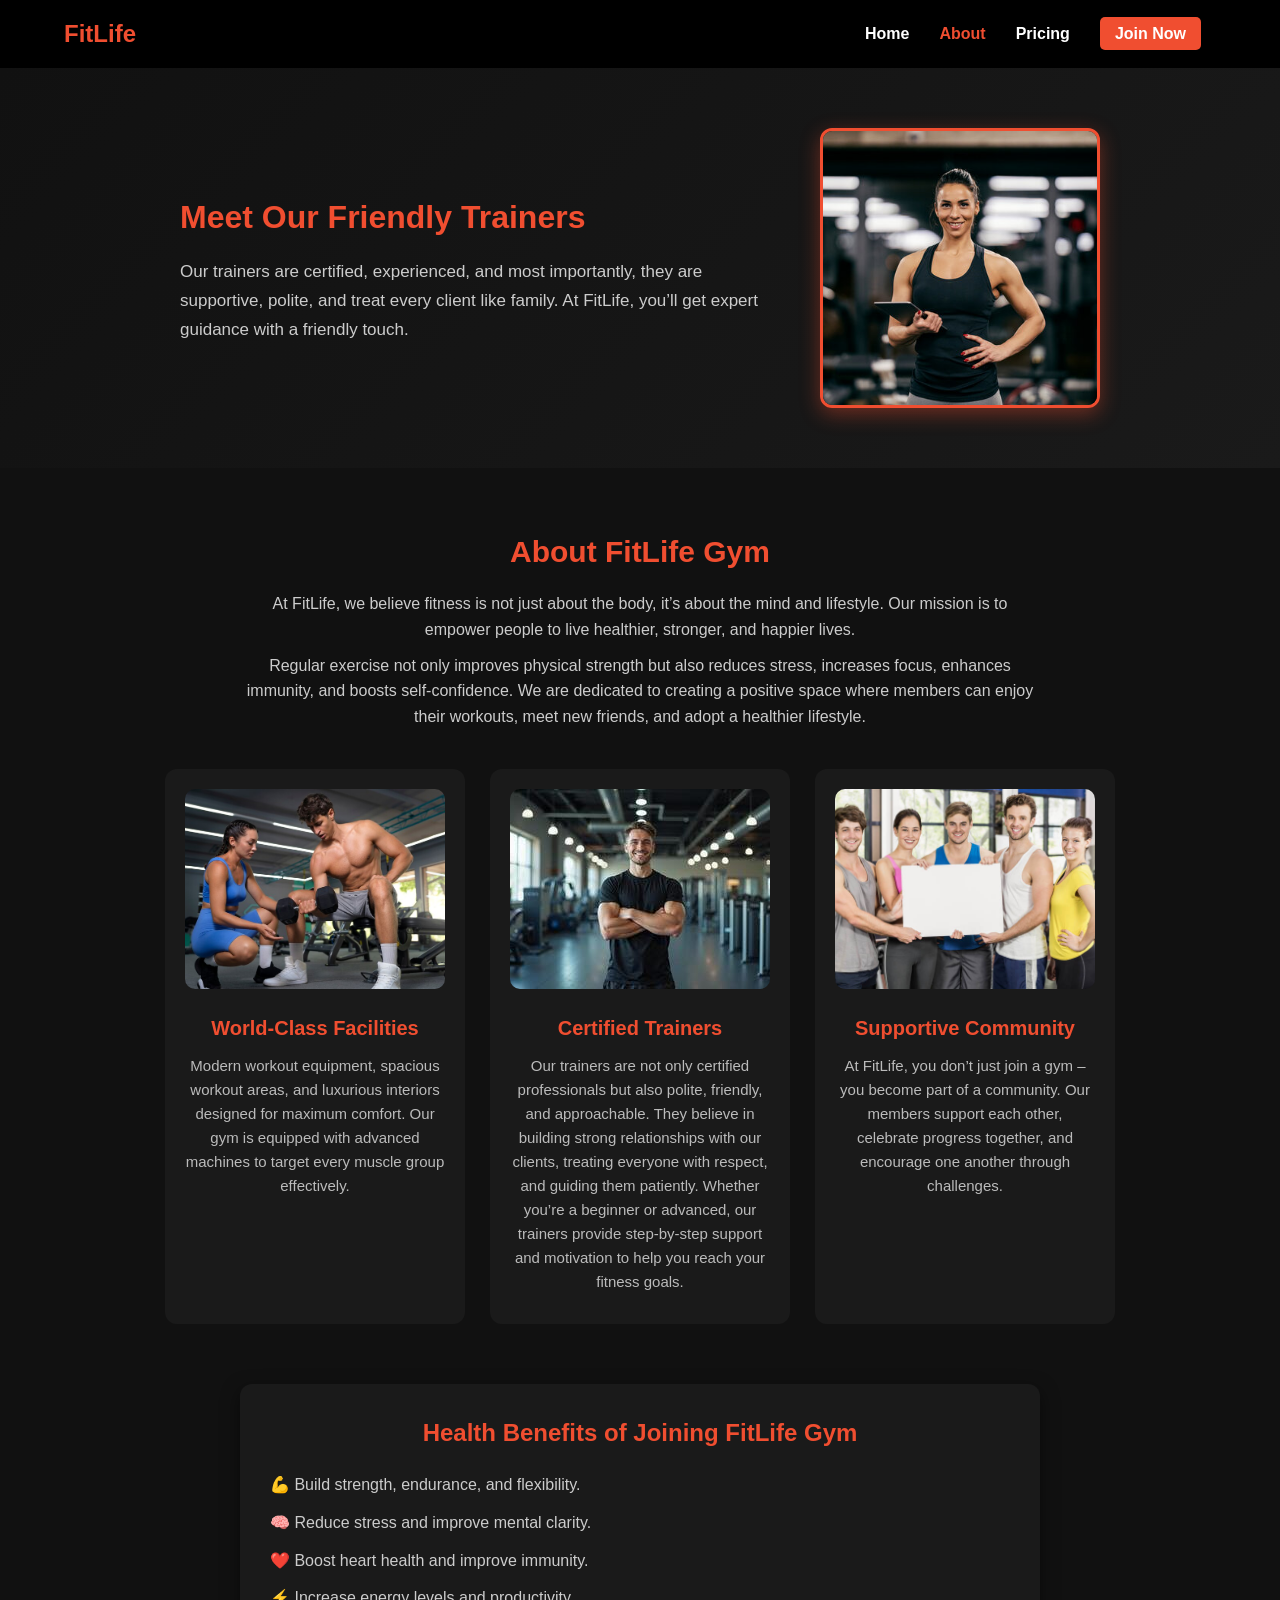
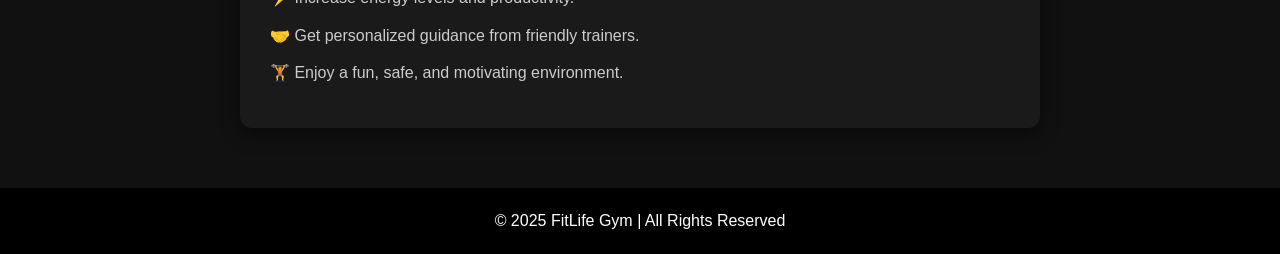
<file: about.html>
<!DOCTYPE html>
<html lang="en">

<head>
    <meta charset="UTF-8">
    <meta name="viewport" content="width=device-width, initial-scale=1.0">
    <title>About Us - FitLife Gym</title>
    <link rel="stylesheet" href="style.css">
</head>

<body>
    <!-- Navbar -->
    <header>
        <nav class="navbar">
            <div class="logo">FitLife</div>
            <ul class="nav-links" id="navLinks">
                <li><a href="index.html">Home</a></li>
                <li><a href="about.html" class="active">About</a></li>
                <li><a href="pricing.html">Pricing</a></li>
                <li><a href="contact.html" class="btn">Join Now</a></li>
            </ul>
            <div class="menu-toggle" onclick="toggleMenu()">☰</div>
        </nav>
    </header>

    <!-- Trainer Highlight Section -->
    <section class="trainer-highlight">
        <div class="text">
            <h1>Meet Our Friendly Trainers</h1>
            <p>
                Our trainers are certified, experienced, and most importantly, they are supportive, polite,
                and treat every client like family. At FitLife, you’ll get expert guidance with a friendly touch.
            </p>
        </div>
        <img src="images/trainergym.jpg" alt="Head Trainer">
    </section>


    <!-- About Section -->
    <section class="about">
        <h1>About FitLife Gym</h1>
        <p>
            At FitLife, we believe fitness is not just about the body, it’s about the mind and lifestyle.
            Our mission is to empower people to live healthier, stronger, and happier lives.
        </p>
        <p>
            Regular exercise not only improves physical strength but also reduces stress, increases focus,
            enhances immunity, and boosts self-confidence. We are dedicated to creating a positive space where
            members can enjoy their workouts, meet new friends, and adopt a healthier lifestyle.
        </p>

        <div class="about-container">
            <div class="about-box">
                <img src="images/facility.jpg" alt="Gym Interior">
                <h3>World-Class Facilities</h3>
                <p>Modern workout equipment, spacious workout areas, and luxurious interiors designed for maximum
                    comfort. Our gym is equipped with advanced machines to target every muscle group effectively.</p>
            </div>
            <div class="about-box">
                <img src="images/gymtrainer.jpeg" alt="Trainer">
                <h3>Certified Trainers</h3>
                <p>
                    Our trainers are not only certified professionals but also polite, friendly, and approachable.
                    They believe in building strong relationships with our clients, treating everyone with respect,
                    and guiding them patiently. Whether you’re a beginner or advanced, our trainers provide
                    step-by-step support and motivation to help you reach your fitness goals.
                </p>
            </div>
            <div class="about-box">
                <img src="images/gymcommunity.jpg" alt="Community">
                <h3>Supportive Community</h3>
                <p>
                    At FitLife, you don’t just join a gym – you become part of a community. Our members support each
                    other, celebrate progress together, and encourage one another through challenges.
                </p>
            </div>
        </div>

        <!-- Extra Benefits Section -->
        <div class="about-benefits">
            <h2>Health Benefits of Joining FitLife Gym</h2>
            <ul>
                <li>💪 Build strength, endurance, and flexibility.</li>
                <li>🧠 Reduce stress and improve mental clarity.</li>
                <li>❤️ Boost heart health and improve immunity.</li>
                <li>⚡ Increase energy levels and productivity.</li>
                <li>🤝 Get personalized guidance from friendly trainers.</li>
                <li>🏋️ Enjoy a fun, safe, and motivating environment.</li>
            </ul>
        </div>
    </section>

    <!-- Footer -->
    <footer>
        <p>&copy; 2025 FitLife Gym | All Rights Reserved</p>
    </footer>

    <script src="script.js"></script>
</body>

</html>
</file>
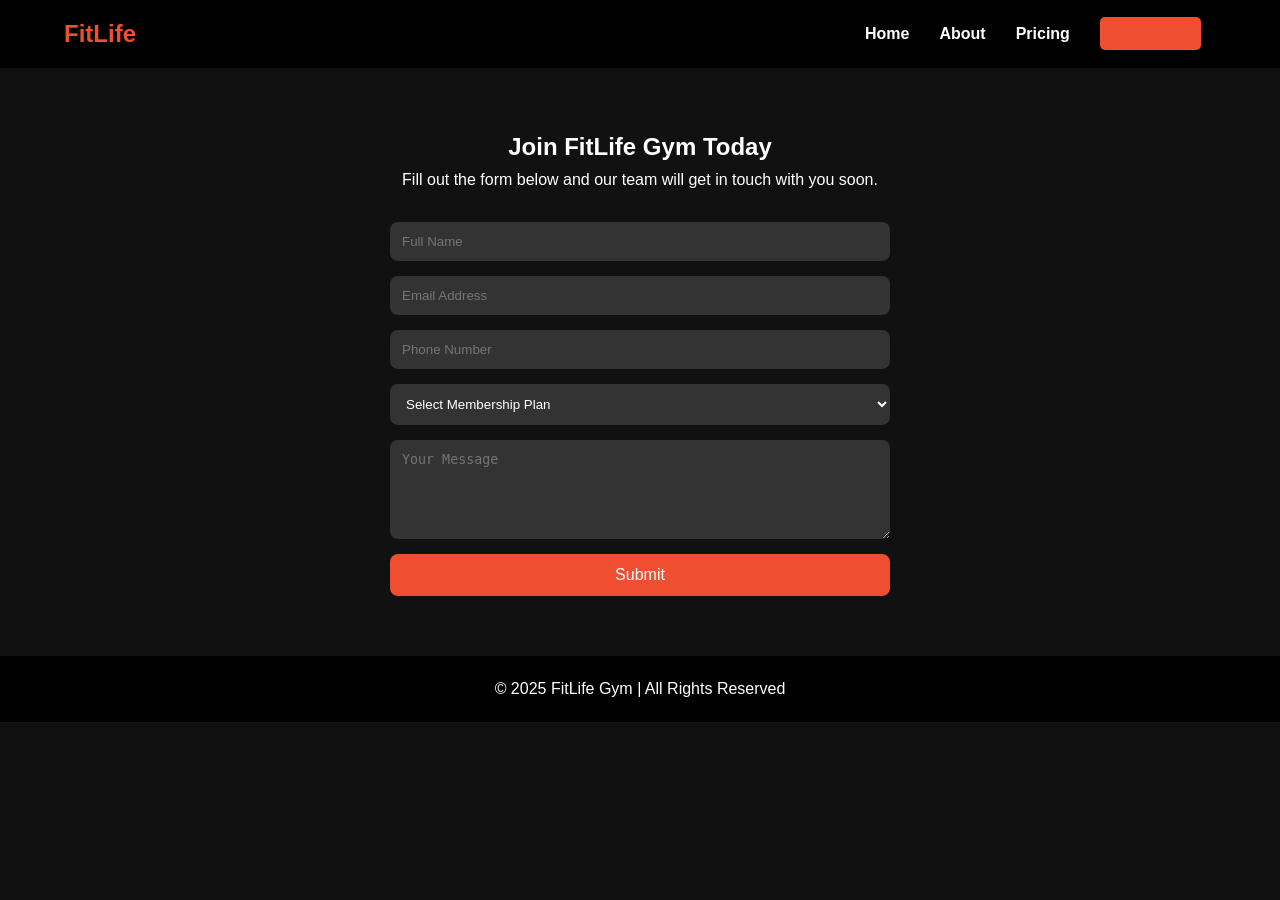
<file: contact.html>
<!DOCTYPE html>
<html lang="en">

<head>
    <meta charset="UTF-8">
    <meta name="viewport" content="width=device-width, initial-scale=1.0">
    <title>Contact - FitLife Gym</title>
    <link rel="stylesheet" href="style.css">
</head>

<body>
    <!-- Navbar -->
    <header>
        <nav class="navbar">
            <div class="logo">FitLife</div>
            <ul class="nav-links" id="navLinks">
                <li><a href="index.html">Home</a></li>
                <li><a href="about.html">About</a></li>
                <li><a href="pricing.html">Pricing</a></li>
                <li><a href="contact.html" class="active btn">Join Now</a></li>
            </ul>
            <div class="menu-toggle" onclick="toggleMenu()">☰</div>
        </nav>
    </header>

    <!-- Contact Section -->
    <section class="contact">
        <h1>Join FitLife Gym Today</h1>
        <p>Fill out the form below and our team will get in touch with you soon.</p>

        <div class="contact-container">
            <form class="contact-form">
                <input type="text" placeholder="Full Name" required>
                <input type="email" placeholder="Email Address" required>
                <input type="tel" placeholder="Phone Number" required>
                <select>
                    <option>Select Membership Plan</option>
                    <option>Basic - $29/month</option>
                    <option>Standard - $49/month</option>
                    <option>Premium - $79/month</option>
                </select>
                <textarea placeholder="Your Message" rows="5"></textarea>
                <button type="submit" class="btn">Submit</button>
            </form>
        </div>
    </section>

    <!-- Footer -->
    <footer>
        <p>&copy; 2025 FitLife Gym | All Rights Reserved</p>
    </footer>

    <script src="script.js"></script>
</body>

</html>
</file>
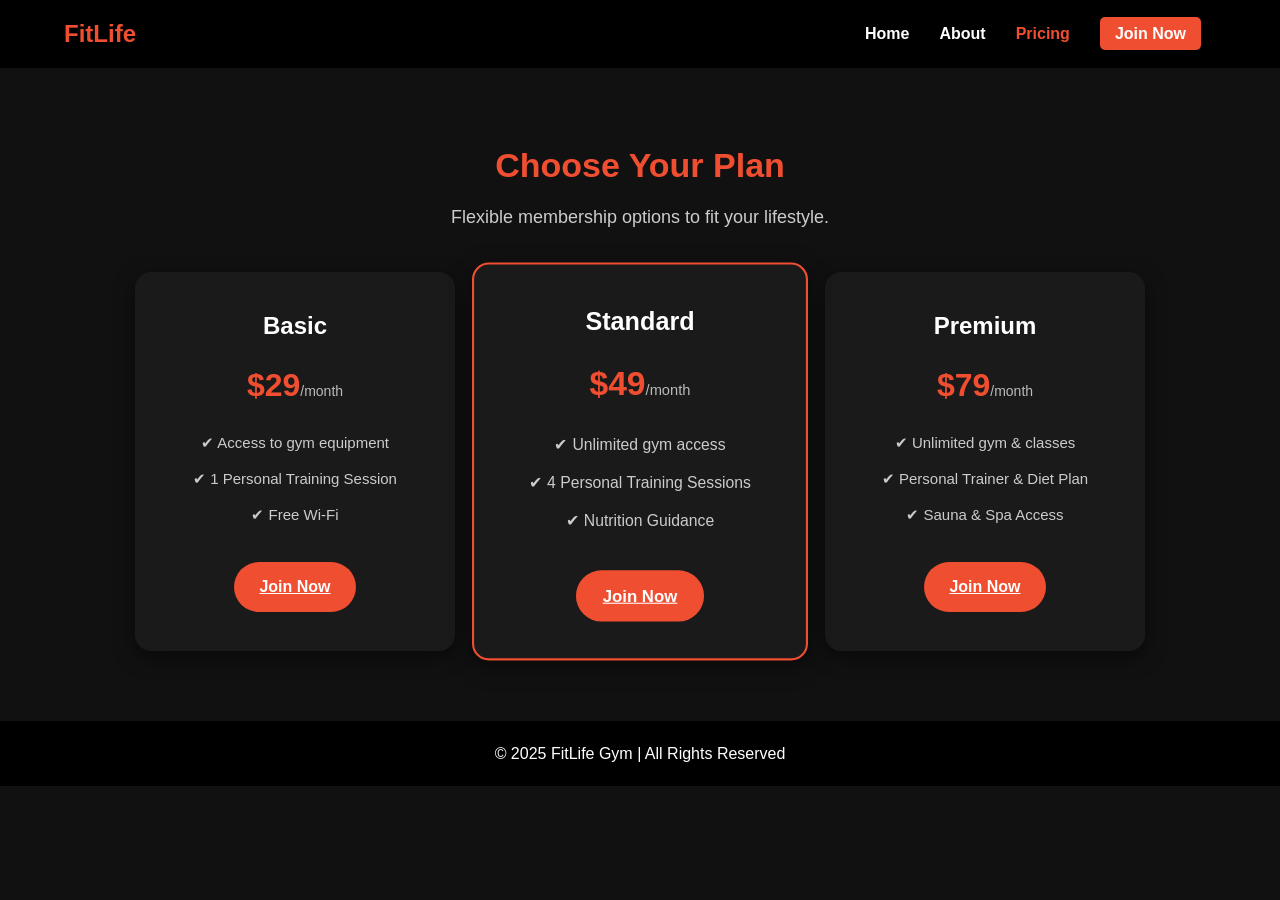
<file: pricing.html>
<!DOCTYPE html>
<html lang="en">

<head>
  <meta charset="UTF-8">
  <meta name="viewport" content="width=device-width, initial-scale=1.0">
  <title>Pricing - FitLife Gym</title>
  <link rel="stylesheet" href="style.css">
</head>

<body>
  <!-- Navbar -->
  <header>
    <nav class="navbar">
      <div class="logo">FitLife</div>
      <ul class="nav-links" id="navLinks">
        <li><a href="index.html">Home</a></li>
        <li><a href="about.html">About</a></li>
        <li><a href="pricing.html" class="active">Pricing</a></li>
        <li><a href="contact.html" class="btn">Join Now</a></li>
      </ul>
      <div class="menu-toggle" onclick="toggleMenu()">☰</div>
    </nav>
  </header>

  <!-- Pricing Section -->
  <section class="pricing">
    <h1>Choose Your Plan</h1>
    <p class="subtitle">Flexible membership options to fit your lifestyle.</p>

    <div class="pricing-container">
      <div class="pricing-card">
        <h2>Basic</h2>
        <p class="price">$29<span>/month</span></p>
        <ul>
          <li>✔ Access to gym equipment</li>
          <li>✔ 1 Personal Training Session</li>
          <li>✔ Free Wi-Fi</li>
        </ul>
        <a href="contact.html" class="btn">Join Now</a>
      </div>

      <div class="pricing-card highlight">
        <h2>Standard</h2>
        <p class="price">$49<span>/month</span></p>
        <ul>
          <li>✔ Unlimited gym access</li>
          <li>✔ 4 Personal Training Sessions</li>
          <li>✔ Nutrition Guidance</li>
        </ul>
        <a href="contact.html" class="btn">Join Now</a>
      </div>

      <div class="pricing-card">
        <h2>Premium</h2>
        <p class="price">$79<span>/month</span></p>
        <ul>
          <li>✔ Unlimited gym & classes</li>
          <li>✔ Personal Trainer & Diet Plan</li>
          <li>✔ Sauna & Spa Access</li>
        </ul>
        <a href="contact.html" class="btn">Join Now</a>
      </div>
    </div>
  </section>

  <!-- Footer -->
  <footer>
    <p>&copy; 2025 FitLife Gym | All Rights Reserved</p>
  </footer>

  <script src="script.js"></script>
</body>

</html>
</file>
<file: style.css>
* {
    margin: 0;
    padding: 0;
    box-sizing: border-box;
}

body {
    font-family: Arial, sans-serif;
    line-height: 1.6;
    background: #111;
    color: #fff;
}

/* Navbar */

header {
    position: relative;
    z-index: 1000;
}

.navbar {
    display: flex;
    justify-content: space-between;
    align-items: center;
    padding: 15px 5%;
    background: #000;
} 

.navbar .logo {
    font-size: 24px;
    font-weight: bold;
    color: #f04e30;
}

.nav-links {
    display: flex;
    list-style: none;
} 

@media (max-width: 768px) {

    .nav-links {
        display: none;
        flex-direction: column;
        background: #000;
        position: absolute;
        top: 60px;
        right: 0;
        width: 220px;
        padding: 20px;
        z-index: 2000; /* VERY IMPORTANT */
    }

    .nav-links li {
        margin: 12px 0;
    }

    .menu-toggle {
        display: block;
        z-index: 2001;
        position: relative;
    }

}

.nav-links li {
    margin: 0 15px;
}

.nav-links a {
    color: #fff;
    text-decoration: none;
    font-weight: bold;
}

.nav-links .btn {
    background: #f04e30;
    padding: 8px 15px;
    border-radius: 5px;
}

/* Toggle for mobile */
.menu-toggle {
    display: none;
    font-size: 28px;
    cursor: pointer;
    color: #fff;
}

/* Hero */
.hero {
    min-height: 100vh;
    background: url('images/gym-bg.jpg') no-repeat center center/cover;
    display: flex;
    flex-direction: column;
    align-items: center;
    justify-content: center;
    text-align: center;
    color: #fff;
    position: relative;
    padding: 40px 20px;
    box-sizing: border-box;
}

.hero::after {
    content: "";
    position: absolute;
    inset: 0;
    background: rgba(0, 0, 0, 0.55);
    z-index: 0; /* ensure behind navbar */
}


/* .hero::after {
    content: "";
    position: absolute;
    inset: 0;
    background: rgba(0, 0, 0, 0.55);
} */

.hero .hero-text {
    position: relative;
    max-width: 800px;
    z-index: 1;
}

.hero h1 {
    font-size: 52px;
    margin-bottom: 20px;
    line-height: 1.2;
    color: #f04e30;
}

.hero .hero-subtext {
    font-size: 18px;
    margin-bottom: 25px;
    color: #f5f5f5;
    line-height: 1.6;
}

.hero .btn {
    background: #f04e30;
    padding: 14px 28px;
    border-radius: 30px;
    font-weight: bold;
    color: #fff;
    transition: 0.3s;
    display: inline-block;
}

.hero .btn:hover {
    background: #d94428;
    transform: scale(1.05);
}

/* Hero Gallery */
.hero-gallery {
    position: relative;
    z-index: 1;
    margin-top: 40px;
    display: flex;
    gap: 20px;
    flex-wrap: wrap;
    justify-content: center;
    padding: 0 10px;
    box-sizing: border-box;
}

.hero-gallery img {
    width: 100%;
    max-width: 280px;
    height: auto;
    aspect-ratio: 4/3;
    object-fit: cover;
    border-radius: 12px;
    box-shadow: 0 6px 20px rgba(0, 0, 0, 0.4);
    transition: transform 0.3s ease;
}

.hero-gallery img:hover {
    transform: scale(1.08);
}

/* Importance Section */
.importance {
    padding: 70px 8%;
    background: #111;
    color: #fff;
    text-align: center;
}

.importance-heading {
    font-size: 34px;
    margin-bottom: 40px;
    color: #f04e30;
}

.importance-container {
    display: flex;
    align-items: center;
    gap: 40px;
    flex-wrap: wrap;
    justify-content: center;
    text-align: left; /* reset text alignment inside */
}

.importance-container img {
    flex: 1;
    width: 100%;
    max-width: 500px;
    border-radius: 12px;
    box-shadow: 0 6px 20px rgba(0, 0, 0, 0.5);
}

.importance-text {
    flex: 1;
    min-width: 280px;
}

.importance-text p {
    font-size: 17px;
    line-height: 1.7;
    color: #ccc;
    margin-bottom: 15px;
}


/* Features */
.features {
    padding: 60px 8%;
    text-align: center;
    background: #1a1a1a;
}

.features h2 {
    font-size: 30px;
    margin-bottom: 40px;
    color: #f04e30;
}

.feature-container {
    display: flex;
    justify-content: center;
    flex-wrap: wrap;
    gap: 25px;
}

.feature-box {
    flex: 1;
    min-width: 260px;
    max-width: 350px;
    background: #222;
    padding: 25px;
    border-radius: 12px;
    text-align: center;
    transition: transform 0.3s, box-shadow 0.3s;
}

.feature-box:hover {
    transform: translateY(-8px);
    box-shadow: 0 10px 25px rgba(240, 78, 48, 0.3);
}

.feature-box img {
    width: 100%;
    border-radius: 10px;
    margin-bottom: 20px;
}

.feature-box h3 {
    font-size: 22px;
    margin-bottom: 12px;
    color: #fff;
}

.feature-box p {
    font-size: 15px;
    color: #ccc;
}

/* Responsive Media Queries */
@media (max-width: 992px) {
    .hero h1 {
        font-size: 42px;
    }

    .hero .hero-subtext {
        font-size: 16px;
    }

    .importance-container {
        flex-direction: column;
        text-align: center;
    }

    .importance-container img {
        max-width: 100%;
    }
}

@media (max-width: 768px) {
    .hero {
        padding: 60px 15px;
        min-height: auto;
    }

    .hero h1 {
        font-size: 34px;
    }

    .hero .hero-subtext {
        font-size: 15px;
    }

    .hero-gallery img {
        max-width: 220px;
    }

    .features h2 {
        font-size: 26px;
    }
}

@media (max-width: 576px) {
    .hero h1 {
        font-size: 28px;
    }

    .hero .hero-subtext {
        font-size: 14px;
    }

    .hero-gallery {
        flex-direction: column;
        align-items: center;
    }

    .hero-gallery img {
        width: 100%;
        max-width: 100%;
    }

    .importance-text h2 {
        font-size: 24px;
    }

    .features h2 {
        font-size: 24px;
    }
}


/* Footer */
footer {
    text-align: center;
    padding: 20px;
    background: #000;
}

/* Responsive */
@media (max-width: 768px) {
    .nav-links {
        display: none;
        flex-direction: column;
        background: #000;
        position: absolute;
        top: 60px;
        right: 0;
        width: 200px;
        padding: 20px;
    }

    .menu-toggle {
        display: block;
    }

    .feature-container {
        flex-direction: column;
    }

    .feature-box {
        width: 100%;
    }
}


/* About Section */

/* Trainer Highlight */
.trainer-highlight {
    display: flex;
    align-items: center;
    justify-content: center;
    gap: 40px;
    padding: 60px 10%;
    background: linear-gradient(135deg, #111, #1a1a1a);
    flex-wrap: wrap;
    text-align: left;
}

.trainer-highlight img {
    width: 280px;
    height: 280px;
    object-fit: cover;
    border-radius: 12px;
    border: 3px solid #f04e30;
    box-shadow: 0 6px 20px rgba(240, 78, 48, 0.4);
    transition: transform 0.3s ease, box-shadow 0.3s ease;
}

.trainer-highlight img:hover {
    transform: scale(1.05);
    box-shadow: 0 8px 25px rgba(240, 78, 48, 0.6);
}

.trainer-highlight .text {
    flex: 1;
    max-width: 600px;
}

.trainer-highlight h1 {
    font-size: 32px;
    margin-bottom: 15px;
    color: #f04e30;
}

.trainer-highlight p {
    font-size: 17px;
    color: #ccc;
    line-height: 1.7;
}

/* Responsive */
@media (max-width: 900px) {
    .trainer-highlight {
        flex-direction: column;
        text-align: center;
    }

    .trainer-highlight img {
        order: -1;
        /* ✅ ensures image comes first */
        width: 220px;
        height: 220px;
    }

    .trainer-highlight .text {
        max-width: 100%;
        margin-top: 20px;
        /* space between image and text */
    }

    .trainer-highlight h1 {
        font-size: 26px;
    }

    .trainer-highlight p {
        font-size: 15px;
    }
}


.about {
    padding: 60px 10%;
    text-align: center;
}

.about h1 {
    font-size: 30px;
    margin-bottom: 15px;
    color: #f04e30;
}

.about p {
    max-width: 800px;
    margin: 10px auto;
    color: #ccc;
    font-size: 16px;
}

/* About Boxes */
.about-container {
    display: flex;
    justify-content: center;
    gap: 25px;
    flex-wrap: wrap;
    margin-top: 40px;
}

.about-box {
    background: #1a1a1a;
    border-radius: 12px;
    padding: 20px;
    width: 300px;
    text-align: center;
    transition: transform 0.3s, box-shadow 0.3s;
}

.about-box img {
    width: 100%;
    height: 200px;
    object-fit: cover;
    border-radius: 10px;
    margin-bottom: 15px;
}

.about-box h3 {
    font-size: 20px;
    margin-bottom: 10px;
    color: #f04e30;
}

.about-box p {
    font-size: 15px;
    color: #bbb;
}

.about-box:hover {
    transform: translateY(-8px);
    box-shadow: 0 8px 20px rgba(0, 0, 0, 0.6);
}

/* Benefits Section */
.about-benefits {
    margin-top: 60px;
    text-align: left;
    max-width: 800px;
    margin-left: auto;
    margin-right: auto;
    background: #1a1a1a;
    padding: 30px;
    border-radius: 12px;
    box-shadow: 0 6px 18px rgba(0, 0, 0, 0.5);
}

.about-benefits h2 {
    text-align: center;
    font-size: 24px;
    margin-bottom: 20px;
    color: #f04e30;
}

.about-benefits ul {
    list-style: none;
}

.about-benefits li {
    font-size: 16px;
    margin-bottom: 12px;
    color: #ccc;
    display: flex;
    align-items: center;
    gap: 10px;
}



/* Pricing Page */
.pricing {
    padding: 70px 10%;
    text-align: center;
}

.pricing h1 {
    font-size: 34px;
    margin-bottom: 10px;
    color: #f04e30;
}

.pricing .subtitle {
    font-size: 18px;
    color: #ccc;
    margin-bottom: 40px;
}

.pricing-container {
    display: flex;
    justify-content: center;
    gap: 25px;
    flex-wrap: wrap;
}

.pricing-card {
    flex: 1;
    min-width: 280px;
    max-width: 320px;
    background: #1a1a1a;
    padding: 35px 25px;
    border-radius: 16px;
    text-align: center;
    transition: transform 0.3s, box-shadow 0.3s;
    box-shadow: 0 6px 20px rgba(0, 0, 0, 0.5);
}

.pricing-card:hover {
    transform: translateY(-10px);
    box-shadow: 0 12px 30px rgba(240, 78, 48, 0.4);
}

.pricing-card h2 {
    font-size: 24px;
    margin-bottom: 15px;
    color: #fff;
}

.pricing-card .price {
    font-size: 32px;
    font-weight: bold;
    color: #f04e30;
    margin: 15px 0;
}

.pricing-card .price span {
    font-size: 14px;
    color: #bbb;
    font-weight: normal;
}

.pricing-card ul {
    list-style: none;
    margin: 20px 0;
    padding: 0;
}

.pricing-card ul li {
    margin: 12px 0;
    font-size: 15px;
    color: #ccc;
}

.pricing-card .btn {
    display: inline-block;
    margin-top: 15px;
    padding: 12px 25px;
    border-radius: 30px;
    background: #f04e30;
    color: #fff;
    font-weight: bold;
    transition: background 0.3s, transform 0.2s;
}

.pricing-card .btn:hover {
    background: #d94428;
    transform: scale(1.05);
}

.highlight {
    border: 2px solid #f04e30;
    transform: scale(1.05);
}

/* Responsive */
@media (max-width: 1024px) {
    .pricing-container {
        gap: 20px;
    }
}

@media (max-width: 768px) {
    .pricing {
        padding: 50px 6%;
    }

    .pricing h1 {
        font-size: 28px;
    }

    .pricing-card {
        min-width: 100%;
        max-width: 100%;
    }
}

@media (max-width: 480px) {
    .pricing h1 {
        font-size: 24px;
    }

    .pricing .subtitle {
        font-size: 16px;
    }

    .pricing-card {
        padding: 25px 15px;
    }

    .pricing-card .price {
        font-size: 26px;
    }
}


/* Contact Page */
.contact {
    padding: 60px 10%;
    text-align: center;
}

.contact-container {
    display: flex;
    justify-content: center;
    margin-top: 30px;
}

.contact-form {
    width: 100%;
    max-width: 500px;
    display: flex;
    flex-direction: column;
    gap: 15px;
}

.contact-form input,
.contact-form select,
.contact-form textarea {
    padding: 12px;
    border: none;
    border-radius: 8px;
    background: #333;
    color: #fff;
}

.contact-form button {
    background: #f04e30;
    padding: 12px;
    border-radius: 8px;
    border: none;
    color: #fff;
    font-size: 16px;
    cursor: pointer;
}

.contact-form button:hover {
    background: #d93d25;
}

/* Active link */
.nav-links .active {
    color: #f04e30;

}
</file>
